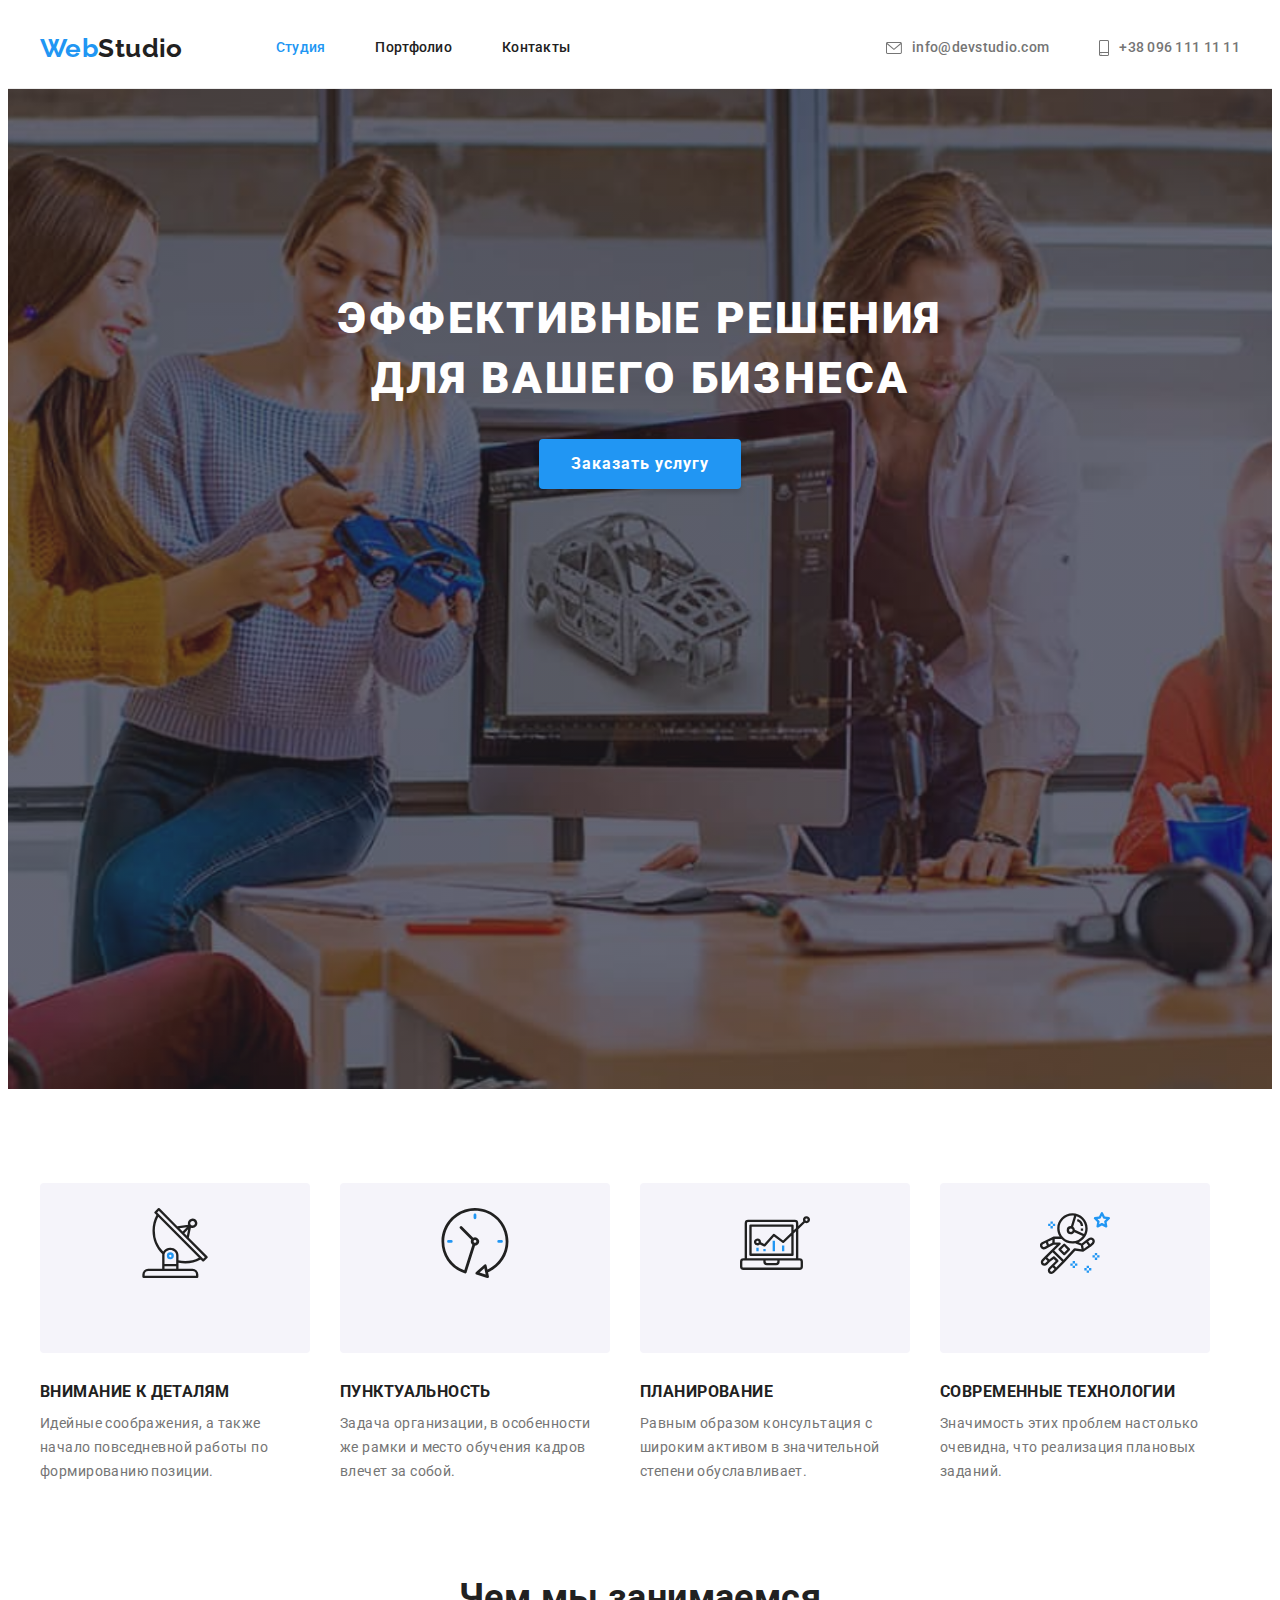
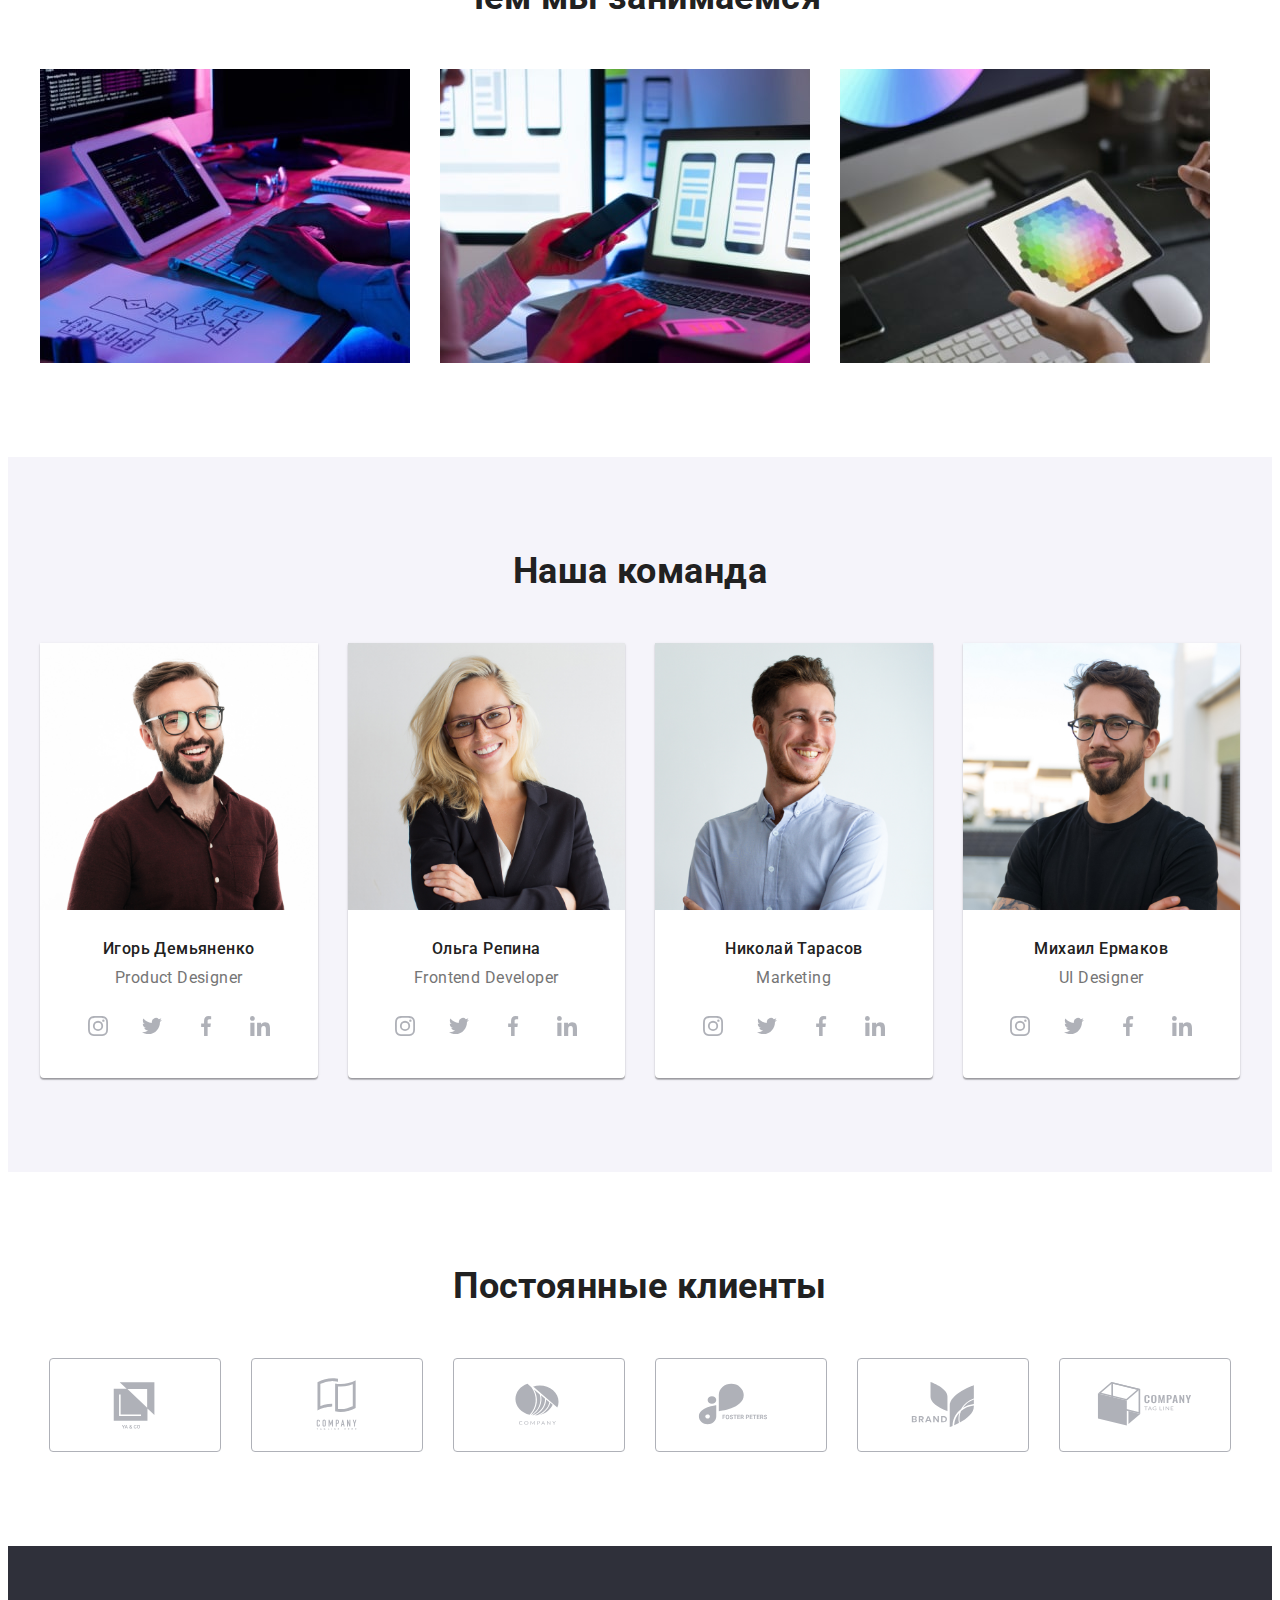
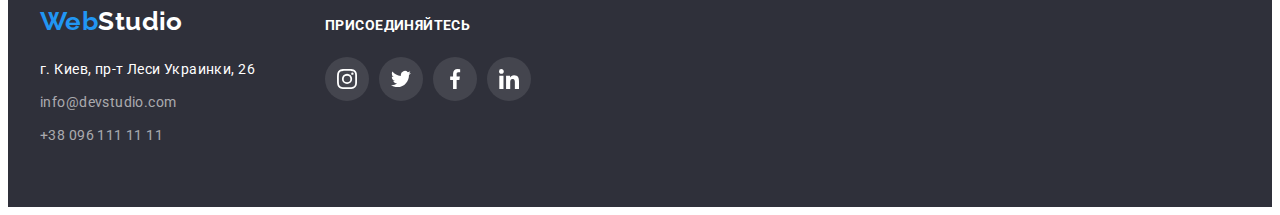
<file: index.html>
<!DOCTYPE html>
<html lang="en">

<head>
    <meta charset="UTF-8">
    <meta http-equiv="X-UA-Compatible" content="IE=edge">
    <meta name="viewport" content="width=device-width, initial-scale=1.0">
    <title>Document</title>
    <link
        href="https://fonts.googleapis.com/css2?family=Raleway:wght@700&family=Roboto:wght@400;500;700;900&display=swap"
        rel="stylesheet">

    <link rel="stylesheet" href="https://cdnjs.cloudflare.com/ajax/libs/modern-normalize/1.1.0/modern-normalize.min.css"
        integrity="sha512-wpPYUAdjBVSE4KJnH1VR1HeZfpl1ub8YT/NKx4PuQ5NmX2tKuGu6U/JRp5y+Y8XG2tV+wKQpNHVUX03MfMFn9Q=="
        crossorigin="anonymous" referrerpolicy="no-referrer" />

    <link rel="stylesheet" href="./css/styles.css">
</head>

<body>

    <header class="page-header">
        <div class="container main-nav">

            <a href="" class="logo link">Web<span class="accent">Studio</span></a>
            <ul class="site-nav">
                <li class="site-nav-item"><a href="./index.html" class="site-nav-link link current">Студия</a></li>
                <li class="site-nav-item"><a href="./portfolio.html" class="site-nav-link link">Портфолио</a></li>
                <li class="site-nav-item"><a href="" class="site-nav-link link">Контакты</a></li>
            </ul>


            <ul class="contacts">
                <li class="contacts-item">
                    <a href="mailto:info@devstudio.com" class="contacts-link link">
                        <svg class="contacts-icons-mailo">
                            <use href="./imeges/icons.svg#icon-envelope"></use>
                        </svg>info@devstudio.com</a>
                </li>
                <li class="contacts-item">
                    <a href="tel:+380961111111" class="contacts-link link"><svg class="contacts-icons-tel">
                            <use href="./imeges/icons.svg#icon-smartphone"></use>
                        </svg>+38 096 111 11 11</a>
                </li>
            </ul>

        </div>
    </header>

    <main>

        <section class="hero overlay">
            <h1 class="hero-title ">Эффективные решения <br /> для вашего бизнеса <br /></h1>
            <button type="button" class="hero-button">Заказать услугу</button>
        </section>

        <section class="section no-padding">
            <div class="container">
                <h2 class="section-title visually-hidden">Наши особенности</h2>
                <ul class="options">
                    <li class="options-item">
                        <div class="options-icons">
                            <svg class="options-item-icons">
                                <use href="./imeges/icons.svg#icon-antenna"></use>
                            </svg>
                        </div>
                        <h3 class="options-title">Внимание к деталям</h3>
                        <p class="options-text">Идейные соображения, а также начало повседневной работы по формированию
                            позиции.</p>
                    </li>
                    <li class="options-item">
                        <div class="options-icons">
                            <svg class="options-item-icons">
                                <use href="./imeges/icons.svg#icon-clock"></use>
                            </svg>
                        </div>
                        <h3 class="options-title">Пунктуальность</h3>
                        <p class="options-text">Задача организации, в особенности же рамки и место обучения кадров
                            влечет за
                            собой.
                        </p>
                    </li>
                    <li class="options-item">
                        <div class="options-icons">
                            <svg class="options-item-icons">
                                <use href="./imeges/icons.svg#icon-diagram"></use>
                            </svg>
                        </div>
                        <h3 class="options-title">Планирование</h3>
                        <p class="options-text">Равным образом консультация с широким активом в значительной степени
                            обуславливает.
                        </p>
                    </li>
                    <li class="options-item">
                        <div class="options-icons">
                            <svg class="options-item-icons">
                                <use href="./imeges/icons.svg#icon-astronaut"></use>
                            </svg>
                        </div>
                        <h3 class="options-title">Современные технологии</h3>
                        <p class="options-text">Значимость этих проблем настолько очевидна, что реализация плановых
                            заданий.</p>
                    </li>
                    </li>
                </ul>
            </div>
        </section>

        <section class="section">
            <div class="container">
                <h2 class="section-title">Чем мы занимаемся</h2>
                <ul class="work">
                    <li class="work-item">
                        <img src="./imeges/about/about-img-1.jpg" width="370" height="249"
                            alt="Структурное программирование">
                    </li>
                    <li class="work-item">
                        <img src="./imeges/about/about-img-2.jpg" width="370" height="249"
                            alt="Розработка мобильных приложений">
                    </li>
                    <li class="work-item">
                        <img src="./imeges/about/about-img-3.jpg" width="370" height="249" alt="Веб-дизайн">
                    </li>
                </ul>
            </div>
        </section>

        <section class="section team-color">
            <div class="container">
                <h2 class="section-title">Наша команда</h2>
                <ul class="team">
                    <li class="team-item">
                        <img src="./imeges/team/team-img-1.jpg" width="270" alt="Игорь Демьяненко">
                        <div class="team-tumb">
                            <h3 class="team-title">Игорь Демьяненко</h3>
                            <p class="team-text">Product Designer</p>
                            <ul class="team-icons">
                                <li class="team-icons-item">
                                    <a href="" class="team-link">
                                        <svg class="team-icons-link">
                                            <use href="./imeges/icons.svg#icon-instagram"></use>
                                        </svg>
                                    </a>
                                </li>
                                <li class="team-icons-item">
                                    <a href="" class="team-link">
                                        <svg class="team-icons-link">
                                            <use href="./imeges/icons.svg#icon-twitter"></use>
                                        </svg>
                                    </a>
                                </li>
                                <li class="team-icons-item">
                                    <a href="" class="team-link">
                                        <svg class="team-icons-link">
                                            <use href="./imeges/icons.svg#icon-facebook"></use>
                                        </svg>
                                    </a>
                                </li>
                                <li class="team-icons-item">
                                    <a href="" class="team-link">
                                        <svg class="team-icons-link">
                                            <use href="./imeges/icons.svg#icon-linkedin"></use>
                                        </svg>
                                    </a>
                                </li>
                            </ul>
                        </div>
                    </li>
                    <li class="team-item">
                        <img src=" ./imeges/team/team-img-2.jpg" width="270" alt="Ольга Репина">
                        <div class="team-tumb">
                            <h3 class="team-title">Ольга Репина</h3>
                            <p class="team-text">Frontend Developer</p>
                            <ul class="team-icons">
                                <li class="team-icons-item">
                                    <a href="" class="team-link">
                                        <svg class="team-icons-link">
                                            <use href="./imeges/icons.svg#icon-instagram"></use>
                                        </svg>
                                    </a>
                                </li>
                                <li class="team-icons-item">
                                    <a href="" class="team-link">
                                        <svg class="team-icons-link">
                                            <use href="./imeges/icons.svg#icon-twitter"></use>
                                        </svg>
                                    </a>
                                </li>
                                <li class="team-icons-item">
                                    <a href="" class="team-link">
                                        <svg class="team-icons-link">
                                            <use href="./imeges/icons.svg#icon-facebook"></use>
                                        </svg>
                                    </a>
                                </li>
                                <li class="team-icons-item">
                                    <a href="" class="team-link">
                                        <svg class="team-icons-link">
                                            <use href="./imeges/icons.svg#icon-linkedin"></use>
                                        </svg>
                                    </a>
                                </li>
                            </ul>
                        </div>
                    </li>
                    <li class="team-item">
                        <img src=" ./imeges/team/team-img-3.jpg" width="270" alt="Николай Тарасов">
                        <div class="team-tumb">
                            <h3 class="team-title">Николай Тарасов</h3>
                            <p class="team-text">Marketing</p>
                            <ul class="team-icons">
                                <li class="team-icons-item">
                                    <a href="" class="team-link">
                                        <svg class="team-icons-link">
                                            <use href="./imeges/icons.svg#icon-instagram"></use>
                                        </svg>
                                    </a>
                                </li>
                                <li class="team-icons-item">
                                    <a href="" class="team-link">
                                        <svg class="team-icons-link">
                                            <use href="./imeges/icons.svg#icon-twitter"></use>
                                        </svg>
                                    </a>
                                </li>
                                <li class="team-icons-item">
                                    <a href="" class="team-link">
                                        <svg class="team-icons-link">
                                            <use href="./imeges/icons.svg#icon-facebook"></use>
                                        </svg>
                                    </a>
                                </li>
                                <li class="team-icons-item">
                                    <a href="" class="team-link">
                                        <svg class="team-icons-link">
                                            <use href="./imeges/icons.svg#icon-linkedin"></use>
                                        </svg>
                                    </a>
                                </li>
                            </ul>
                        </div>
                    </li>
                    <li class="team-item">
                        <img src=" ./imeges/team/team-img-4.jpg" width="270" alt="Михаил Ермаков">
                        <div class="team-tumb">
                            <h3 class="team-title">Михаил Ермаков</h3>
                            <p class="team-text">UI Designer</p>
                            <ul class="team-icons">
                                <li class="team-icons-item">
                                    <a href="" class="team-link">
                                        <svg class="team-icons-link">
                                            <use href="./imeges/icons.svg#icon-instagram"></use>
                                        </svg>
                                    </a>
                                </li>
                                <li class="team-icons-item">
                                    <a href="" class="team-link">
                                        <svg class="team-icons-link">
                                            <use href="./imeges/icons.svg#icon-twitter"></use>
                                        </svg>
                                    </a>
                                </li>
                                <li class="team-icons-item">
                                    <a href="" class="team-link">
                                        <svg class="team-icons-link">
                                            <use href="./imeges/icons.svg#icon-facebook"></use>
                                        </svg>
                                    </a>
                                </li>
                                <li class="team-icons-item">
                                    <a href="" class="team-link">
                                        <svg class="team-icons-link">
                                            <use href="./imeges/icons.svg#icon-linkedin"></use>
                                        </svg>
                                    </a>
                                </li>
                            </ul>
                        </div>
                    </li>
                </ul>
            </div>
        </section>

        <section class="section">
            <div class="container">
                <h3 class="section-title">Постоянные клиенты</h3>
                <ul class="clients">
                    <li class="clients-item">
                        <a href="" class="clients-link">
                            <svg class="icons-link">
                                <use href="./imeges/icons.svg#icon-Logo"></use>
                            </svg>
                        </a>
                    </li>
                    <li class="clients-item">
                        <a href="" class="clients-link">
                            <svg class="icons-link">
                                <use href="./imeges/icons.svg#icon-Logo-1"></use>
                            </svg>
                        </a>

                    </li>
                    <li class="clients-item">
                        <a href="" class="clients-link">
                            <svg class="icons-link">
                                <use href="./imeges/icons.svg#icon-Logo-2"></use>
                            </svg>
                        </a>

                    </li>
                    <li class="clients-item">
                        <a href="" class="clients-link">
                            <svg class="icons-link">
                                <use href="./imeges/icons.svg#icon-Logo-3"></use>
                            </svg>
                        </a>

                    </li>
                    <li class="clients-item">
                        <a href="" class="clients-link">
                            <svg class="icons-link">
                                <use href="./imeges/icons.svg#icon-Logo-4"></use>
                            </svg>
                        </a>

                    </li>
                    <li class="clients-item">
                        <a href="" class="clients-link">
                            <svg class="icons-link">
                                <use href="./imeges/icons.svg#icon-Logo-5"></use>
                            </svg>
                        </a>

                    </li>
                </ul>
            </div>
        </section>

    </main>
    <footer class="page-footer">
        <div class="container footer-container">
            <div class="address-footer">
                <a href="" class="logo link">Web<span class="accent-logo">Studio</span> </a>
                <address class="address">
                    <ul class="contacts-address">
                        <li class="contacts-address-item no-margin">
                            <p class="contacts-address-text">г. Киев, пр-т Леси Украинки, 26</p>
                        </li>
                        <li class="contacts-address-item">
                            <a href="mailto:info@devstudio.com"
                                class="contacts-address-link link">info@devstudio.com</a>
                        </li>
                        <li class="contacts-address-item">
                            <a href="tel:+380961111111" class="contacts-address-link link">+38 096 111 11 11</a>
                        </li>
                    </ul>
                </address>
            </div>

            <div class="social-footer">
                <h3 class="social-title">присоединяйтесь</h3>
                <ul class="footer-icons">
                    <li class="footer-icons-item">
                        <a href="" class="footer-link">
                            <svg class="footer-icons-link">
                                <use href="./imeges/icons.svg#icon-instagram"></use>
                            </svg>
                        </a>
                    </li>
                    <li class="footer-icons-item">
                        <a href="" class="footer-link">
                            <svg class="footer-icons-link">
                                <use href="./imeges/icons.svg#icon-twitter"></use>
                            </svg>
                        </a>
                    </li>
                    <li class="footer-icons-item">
                        <a href="" class="footer-link">
                            <svg class="footer-icons-link">
                                <use href="./imeges/icons.svg#icon-facebook"></use>
                            </svg>
                        </a>
                    </li>
                    <li class="footer-icons-item">
                        <a href="" class="footer-link">
                            <svg class="footer-icons-link">
                                <use href="./imeges/icons.svg#icon-linkedin"></use>
                            </svg>
                        </a>
                    </li>
                </ul>
            </div>
        </div>
    </footer>

</body>

</html>
</file>
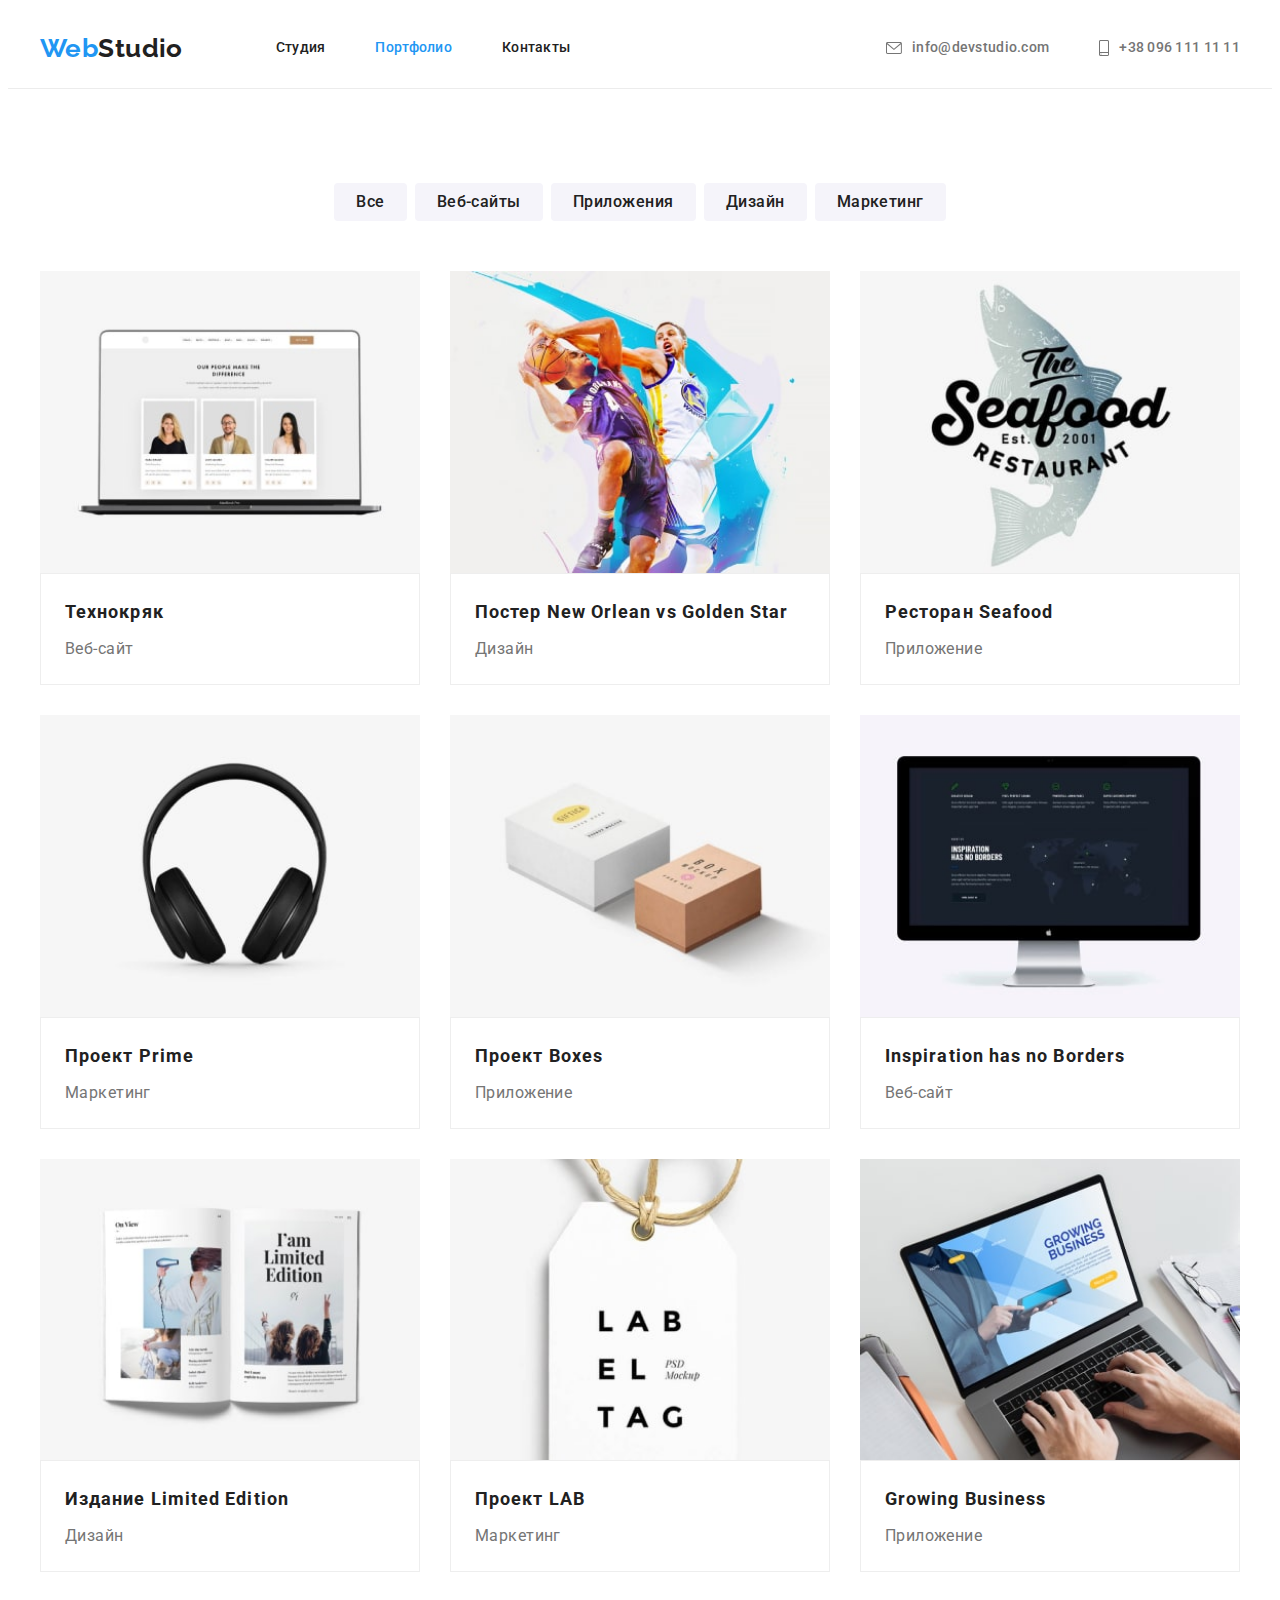
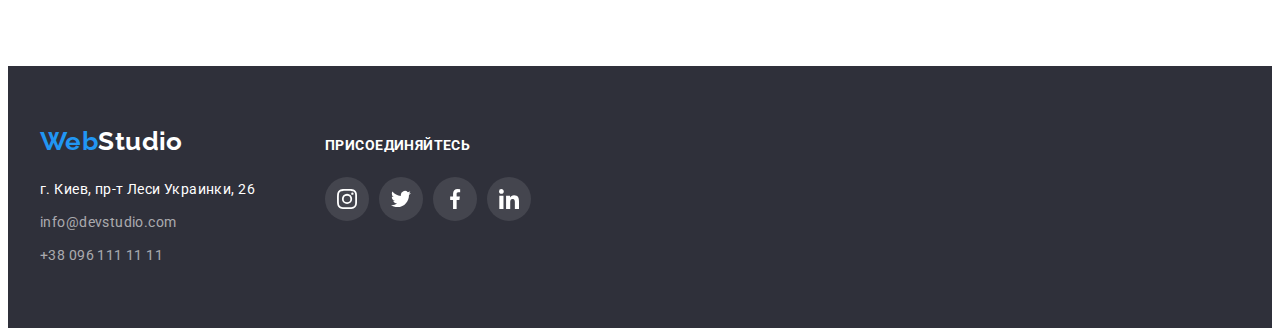
<file: portfolio.html>
<!DOCTYPE html>
<html lang="en">

<head>
    <meta charset="UTF-8">
    <meta http-equiv="X-UA-Compatible" content="IE=edge">
    <meta name="viewport" content="width=device-width, initial-scale=1.0">
    <title>Document</title>
    <link
        href="https://fonts.googleapis.com/css2?family=Raleway:wght@700&family=Roboto:wght@400;500;700;900&display=swap"
        rel="stylesheet">

    <link rel="stylesheet" href="https://cdnjs.cloudflare.com/ajax/libs/modern-normalize/1.1.0/modern-normalize.min.css"
        integrity="sha512-wpPYUAdjBVSE4KJnH1VR1HeZfpl1ub8YT/NKx4PuQ5NmX2tKuGu6U/JRp5y+Y8XG2tV+wKQpNHVUX03MfMFn9Q=="
        crossorigin="anonymous" referrerpolicy="no-referrer" />

    <link rel="stylesheet" href="./css/styles.css">
</head>

<body>
    <header class="page-header">
        <div class="container main-nav">

            <a href="" class="logo link">Web<span class="accent">Studio</span></a>
            <ul class="site-nav">
                <li class="site-nav-item"><a href="./index.html" class="site-nav-link link">Студия</a></li>
                <li class="site-nav-item"><a href="./portfolio.html" class="site-nav-link link current">Портфолио</a>
                </li>
                <li class="site-nav-item"><a href="" class="site-nav-link link">Контакты</a></li>
            </ul>

            <ul class="contacts">
                <li class="contacts-item">
                    <a href="mailto:info@devstudio.com" class="contacts-link link">
                        <svg class="contacts-icons-mailo">
                            <use href="./imeges/icons.svg#icon-envelope"></use>
                        </svg>info@devstudio.com</a>
                </li>
                <li class="contacts-item">
                    <a href="tel:+380961111111" class="contacts-link link"><svg class="contacts-icons-tel">
                            <use href="./imeges/icons.svg#icon-smartphone"></use>
                        </svg>+38 096 111 11 11</a>
                </li>
            </ul>
        </div>
    </header>
    <main>
        <section class="section">
            <div class="container">
                <h1 class="section-title visually-hidden">Наши проекты</h1>
                <ul class="filter">
                    <li class="filter-item"><button type="button" class="filter-button">Все</button></li>
                    <li class="filter-item"><button type="button" class="filter-button">Веб-сайты</button></li>
                    <li class="filter-item"><button type="button" class="filter-button">Приложения</button></li>
                    <li class="filter-item"><button type="button" class="filter-button">Дизайн</button></li>
                    <li class="filter-item"><button type="button" class="filter-button">Маркетинг</button></li>
                </ul>

                <ul class="projects">
                    <li class="projects-item">
                        <a href="" class="projects-link link">
                            <div class="projects-card">
                                <img src="./imeges/all-img.jpg" width="370"
                                    alt="ноутбука с изображением веб-сайта на мониторе">
                            </div>
                            <div class="content-card">
                                <h2 class="projects-title">Технокряк</h2>
                                <p class="projects-text">Веб-сайт</p>
                            </div>
                        </a>
                    </li>
                    <li class="projects-item">
                        <a class="projects-link link" href="">
                            <div class="projects-card">
                                <img src="./imeges/all-img-1.jpg" width="370" alt="игра в баскетбол">
                            </div>
                            <div class="content-card">
                                <h2 class="projects-title">Постер New Orlean vs Golden Star</h2>
                                <p class="projects-text">Дизайн</p>
                            </div>
                        </a>
                    </li>
                    <li class="projects-item">
                        <a class="projects-link link" href="">
                            <div class="projects-card">
                                <img src="./imeges/all-img-2.jpg" width="370" alt="логотип ресторана в виде рыбы">
                            </div>
                            <div class="content-card">
                                <h2 class="projects-title">Ресторан Seafood</h2>
                                <p class="projects-text">Приложение</p>
                            </div>
                        </a>
                    </li>
                    <li class="projects-item">
                        <a class="projects-link link" href="">
                            <div class="projects-card">
                                <img src="./imeges/all-img-3.jpg" width="370" alt="наушники">
                            </div>
                            <div class="content-card">
                                <h2 class="projects-title">Проект Prime</h2>
                                <p class="projects-text">Маркетинг</p>
                            </div>
                        </a>
                    </li>
                    <li class="projects-item">
                        <a class="projects-link link" href="">
                            <div class="projects-card">
                                <img src="./imeges/all-img-4.jpg" width="370" alt="две коробки">
                            </div>
                            <div class="content-card">
                                <h2 class="projects-title">Проект Boxes</h2>
                                <p class="projects-text">Приложение</p>
                            </div>
                        </a>
                    </li>
                    <li class="projects-item">
                        <a class="projects-link link" href="">
                            <div class="projects-card">
                                <img src="./imeges/all-img-5.jpg" width="370" alt="монитор компютера">
                            </div>
                            <div class="content-card">
                                <h2 class="projects-title">Inspiration has no Borders</h2>
                                <p class="projects-text">Веб-сайт</p>
                            </div>
                        </a>
                    </li>
                    <li class="projects-item">
                        <a class="projects-link link" href="">
                            <div class="projects-card">
                                <img src="./imeges/all-img-6.jpg" width="370" alt="открытая книга">
                            </div>
                            <div class="content-card">
                                <h2 class="projects-title">Издание Limited Edition</h2>
                                <p class="projects-text">Дизайн</p>
                            </div>
                        </a>
                    </li>
                    <li class="projects-item">
                        <a class="projects-link link" href="">
                            <div class="projects-card">
                                <img src="./imeges/all-img-7.jpg" width="370" alt=" бирка с названием проекта">
                            </div>
                            <div class="content-card">
                                <h2 class="projects-title">Проект LAB</h2>
                                <p class="projects-text">Маркетинг</p>
                            </div>
                        </a>
                    </li>
                    <li class="projects-item">
                        <a class="projects-link link" href="">
                            <div class="projects-card">
                                <img src="./imeges/all-img-8.jpg" width="370" alt="человек работает за ноутбуком">
                            </div>
                            <div class="content-card">
                                <h2 class="projects-title">Growing Business</h2>
                                <p class="projects-text">Приложение</p>
                            </div>
                        </a>
                    </li>


                </ul>
            </div>
        </section>
    </main>
    <footer class="page-footer">
        <div class="container footer-container">
            <div class="address-footer">
                <a href="" class="logo link">Web<span class="accent-logo">Studio</span> </a>
                <address class="address">
                    <ul class="contacts-address">
                        <li class="contacts-address-item no-margin">
                            <p class="contacts-address-text">г. Киев, пр-т Леси Украинки, 26</p>
                        </li>
                        <li class="contacts-address-item">
                            <a href="mailto:info@devstudio.com"
                                class="contacts-address-link link">info@devstudio.com</a>
                        </li>
                        <li class="contacts-address-item">
                            <a href="tel:+380961111111" class="contacts-address-link link">+38 096 111 11 11</a>
                        </li>
                    </ul>
                </address>
            </div>

            <div class="social-footer">
                <h3 class="social-title">присоединяйтесь</h3>
                <ul class="footer-icons">
                    <li class="footer-icons-item">
                        <a href="" class="footer-link">
                            <svg class="footer-icons-link">
                                <use href="./imeges/icons.svg#icon-instagram"></use>
                            </svg>
                        </a>
                    </li>
                    <li class="footer-icons-item">
                        <a href="" class="footer-link">
                            <svg class="footer-icons-link">
                                <use href="./imeges/icons.svg#icon-twitter"></use>
                            </svg>
                        </a>
                    </li>
                    <li class="footer-icons-item">
                        <a href="" class="footer-link">
                            <svg class="footer-icons-link">
                                <use href="./imeges/icons.svg#icon-facebook"></use>
                            </svg>
                        </a>
                    </li>
                    <li class="footer-icons-item">
                        <a href="" class="footer-link">
                            <svg class="footer-icons-link">
                                <use href="./imeges/icons.svg#icon-linkedin"></use>
                            </svg>
                        </a>
                    </li>
                </ul>
            </div>
        </div>
    </footer>
</body>

</html>
</file>
<file: css/styles.css>
:root {
  --primary-text-color: #757575;
  --title-text-color: #212121;
  --accent-color: #2196f3;
  --primary-white-color: #ffffff;
  --card-set-gap: 30px;
}

body {
  background-color: var(--primary-white-color);
  color: var(--title-text-color);
  font-family: Roboto, sans-serif;
  font-size: 14px;
  line-height: 1.71;
  letter-spacing: 0.03em;
}
ul {
  list-style: none;
  padding: 0;
  margin: 0;
}
.link {
  text-decoration: none;
}
img {
  display: block;
  min-width: 100%;
  height: auto;
}
.container {
  width: 1200px;
  padding-left: 15px;
  padding-right: 15px;
  margin-left: auto;
  margin-right: auto;
}
.section {
  padding-top: 94px;
  padding-bottom: 94px;
}

.section.no-padding {
  padding-bottom: 0;
}
.contacts-address-item.no-margin {
  margin-top: 0;
}
.page-header {
  border-bottom: 1px solid #ececec;
}

.visually-hidden {
  position: absolute;
  width: 1px;
  height: 1px;
  margin: -1px;
  padding: 0;
  overflow: hidden;
  border: 0;
  clip: rect(0 0 0 0);
}
h1,
h2,
h3,
h4,
h5,
h6,
p,
ul {
  margin: 0;
}

/*Логотип сайта*/
.page-footer {
  padding-top: 60px;
  padding-bottom: 60px;
  background-color: #2f303a;
}

.logo {
  color: var(--accent-color);
  font-family: Raleway, sans-serif;
  font-weight: 700;
  font-size: 26px;
  line-height: 1.19;
}

.accent {
  color: var(--title-text-color);
}
.accent-logo {
  color: var(--primary-white-color);
}

/*Список навигации*/

.main-nav {
  display: flex;
  align-items: center;
}

.site-nav {
  display: flex;
  margin-left: 93px;
}

.site-nav-item + .site-nav-item {
  margin-left: 50px;
}

.site-nav-link {
  display: block;
  padding-top: 32px;
  padding-bottom: 32px;

  color: var(--title-text-color);
  font-weight: 500;
  line-height: 1.14;
  letter-spacing: 0.02em;
}

.site-nav-link:hover,
.site-nav-link:focus {
  color: var(--accent-color);
}
.site-nav-link.current {
  color: var(--accent-color);
}

/*Список контактов хедер*/
.contacts {
  display: flex;
  margin-left: auto;
}

.contacts-item + .contacts-item {
  margin-left: 50px;
}

.contacts-link {
  display: flex;
  padding-top: 32px;
  padding-bottom: 32px;
  align-items: center;

  color: var(--primary-text-color);
  font-weight: 500;
  line-height: 1.14;
  letter-spacing: 0.02em;
}
.contacts-link:hover,
.contacts-link:focus {
  color: var(--accent-color);
}
.contacts-icons-mailo {
  width: 16px;
  height: 12px;
  margin-right: 10px;
  fill: currentColor;
}
.contacts-icons-tel {
  width: 10px;
  height: 16px;
  margin-right: 10px;
  fill: currentColor;
}

/*Физичиский адрес, список контактов в футере*/

.address {
  font-style: normal;
}
.contacts-address {
  margin-top: 20px;
}

.contacts-address-link {
  color: rgba(255, 255, 255, 0.6);
}
.contacts-address-link:hover,
.contacts-address-link:focus {
  color: var(--accent-color);
}

.contacts-address-text {
  color: var(--primary-white-color);
}

.contacts-address-item {
  margin-top: 9px;
}

/*секция Герой*/

.overlay {
  max-width: 1600px;
  height: 600px;
  margin-left: auto;
  margin-right: auto;
  background-color: rgba(196, 196, 196, 1);
  background-image: linear-gradient(
      rgba(47, 48, 58, 0.4),
      rgba(47, 48, 58, 0.4)
    ),
    url("../imeges/hero-img.jpg");

  background-repeat: no-repeat;
  background-position: center;
  background-size: cover;
}

.hero {
  text-align: center;
  padding: 200px 0;
}
.hero-title {
  margin-bottom: 30px;

  color: var(--primary-white-color);
  font-weight: 900;
  font-size: 44px;
  line-height: 1.36;
  letter-spacing: 0.06em;
  text-transform: uppercase;
}
.hero-button {
  cursor: pointer;

  box-shadow: 0px 4px 4px rgba(0, 0, 0, 0.15);
  padding: 10px 32px;
  border-radius: 4px;
  min-width: 200px;
  border: 0px;
}
.hero-button {
  color: var(--primary-white-color);
  background-color: var(--accent-color);
  font-family: Roboto;
  font-weight: 700;
  font-size: 16px;
  line-height: 1.87;
  /*display: flex;*/
  align-items: center;
  text-align: center;
  letter-spacing: 0.06em;
}
.hero-button:hover,
.hero-button:focus {
  color: var(--primary-white-color);
  background-color: #188ce8;
}

/*все заголовки */
.section-title {
  margin-bottom: 50px;

  color: var(--title-text-color);
  font-weight: 700;
  font-size: 36px;
  line-height: 1.16;
  text-align: center;
}

/*список Особенности*/

.options {
  display: flex;
}
.options-item {
  width: 270px;
  margin-right: 30px;
}

.options-item:nth-child(4n) {
  margin-right: 0;
}

.options-icons {
  display: flex;
  justify-content: center;

  padding-top: 25px;
  padding-bottom: 25px;
  width: 270px;
  height: 120px;

  background-color: #f5f4fa;
  border-radius: 4px;
  margin-bottom: 30px;
}
.options-item-icons {
  width: 70px;
  height: 70px;
}

.options-title {
  margin-bottom: 10px;

  color: var(--title-text-color);
  font-weight: 700;
  line-height: 1.14;
  text-transform: uppercase;
}
.options-text {
  color: var(--primary-text-color);
}

/*список Работа фото*/
.work {
  display: flex;
}

.work-item {
  margin-right: 30px;
}

.work-item:nth-child(3n) {
  margin-right: 0;
}

/* список команды, фото*/
.team-color {
  background-color: #f5f4fa;
}
.team {
  display: flex;
  flex-wrap: wrap;
  text-align: center;
  margin-left: calc(-1 * var(--card-set-gap));
  margin-top: calc(-1 * var(--card-set-gap));
}

.team-item {
  flex-basis: calc(100% / 4 - var(--card-set-gap));

  margin-left: var(--card-set-gap);
  margin-top: var(--card-set-gap);
  box-shadow: 0px 1px 3px rgba(0, 0, 0, 0.12), 0px 1px 1px rgba(0, 0, 0, 0.14),
    0px 2px 1px rgba(0, 0, 0, 0.2);
  border-radius: 0px 0px 4px 4px;
  background-color: #ffffff;
}

/*.team-item {
  margin-right: 30px;
}
.team-item:nth-child(4n) {
  margin-right: 0;
}*/

.team-title {
  color: var(--title-text-color);
  font-weight: 500;
  font-size: 16px;
  line-height: 1.18;
}

.team-text {
  margin-top: 10px;

  color: var(--primary-text-color);
  font-size: 16px;
  line-height: 1.18;
}
.team-tumb {
  padding-top: 30px;
  padding-bottom: 30px;
}
.team-icons {
  display: flex;
  justify-content: center;
  margin-top: 16px;
}
.team-link {
  color: #afb1b8;
  display: flex;
  width: 44px;
  height: 44px;
  justify-content: center;
  align-items: center;
  border-radius: 50px 50px;
}

.team-link:hover,
.team-link:focus {
  background-color: #2196f3;
  color: #ffffff;
}

.team-icons-link {
  width: 20px;
  height: 20px;
  fill: currentColor;
}

.team-icons-item + .team-icons-item {
  margin-left: 10px;
}

/*Клиенты*/
.clients {
  display: flex;
  justify-content: center;
}
.clients-link {
  color: #afb1b8;

  display: flex;
  justify-content: center;
  align-items: center;
  width: 170px;
  height: 92px;
  border: 1px solid rgba(175, 177, 184, 1);
  border-radius: 4px;
}

.icons-link {
  width: 106px;
  height: 60px;
  fill: currentColor;
}

.clients-link:hover,
.clients-link:focus {
  color: #2196f3;
  border: 1px solid #2196f3;
}

.clients-item + .clients-item {
  margin-left: 30px;
}
/*СОЦСЕТИ ФУТЕР*/
.footer-container {
  display: flex;
  align-items: baseline;
}
.social-footer {
  margin-left: 70px;
}
.footer-link {
  display: flex;
  width: 44px;
  height: 44px;
  justify-content: center;
  align-items: center;

  border-radius: 50%;
  background-color: rgba(255, 255, 255, 0.1);
}

.footer-link:hover,
.footer-link:focus {
  background-color: #2196f3;
}

.footer-icons-link {
  width: 20px;
  height: 20px;
  fill: #ffffff;
}

.footer-icons {
  display: flex;
  margin-top: 20px;
}

.footer-icons-item + .footer-icons-item {
  margin-left: 10px;
}

.social-title {
  color: #ffffff;
  font-weight: bold;
  font-size: 14px;
  line-height: 1.64;
  text-transform: uppercase;
}

/*Порфолио*/

.filter {
  display: flex;
  margin-bottom: 50px;
  justify-content: center;
}

.filter-item + .filter-item {
  margin-left: 8px;
}

.filter-button {
  cursor: pointer;
  padding: 6px 22px;
  border-radius: 4px;
  min-width: auto;
  border: 0px;
}

.filter-button {
  color: var(--title-text-color);
  background-color: #f5f4fa;

  font-family: Roboto;
  font-style: normal;
  font-weight: 500;
  font-size: 16px;
  line-height: 1.62;
  text-align: center;
  letter-spacing: 0.03em;
}

.filter-button:hover,
.filter-button:focus {
  color: var(--primary-white-color);
  background-color: var(--accent-color);
  box-shadow: 0px 3px 1px rgba(0, 0, 0, 0.1), 0px 1px 2px rgba(0, 0, 0, 0.08),
    0px 2px 2px rgba(0, 0, 0, 0.12);
}

/*список проэктов*/
.projects {
  display: flex;
  flex-wrap: wrap;

  margin-top: calc(-1 * var(--card-set-gap));
  margin-right: calc(-1 * var(--card-set-gap));
}

.projects-item {
  flex-basis: calc(100% / 3 - var(--card-set-gap));
  margin-top: var(--card-set-gap);
  margin-right: var(--card-set-gap);
}

.projects-link {
  display: block;
}
.projects-link:focus,
.projects-link:hover {
  box-shadow: 0px 1px 1px rgba(0, 0, 0, 0.12), 0px 4px 4px rgba(0, 0, 0, 0.06),
    1px 4px 6px rgba(0, 0, 0, 0.16);
}

.projects-title {
  color: var(--title-text-color);
  font-weight: 700;
  font-size: 18px;
  line-height: 2;
  letter-spacing: 0.06em;
}
.projects-text {
  margin-top: 4px;
  margin-bottom: 0px;

  color: var(--primary-text-color);

  font-size: 16px;
  line-height: 1.87;
}
/*card*/
.content-card {
  padding: 20px 24px;
  border: 1px solid #eeeeee;
}

.projects-text {
  margin-top: 4px;
  margin-bottom: 0px;
}
</file>
